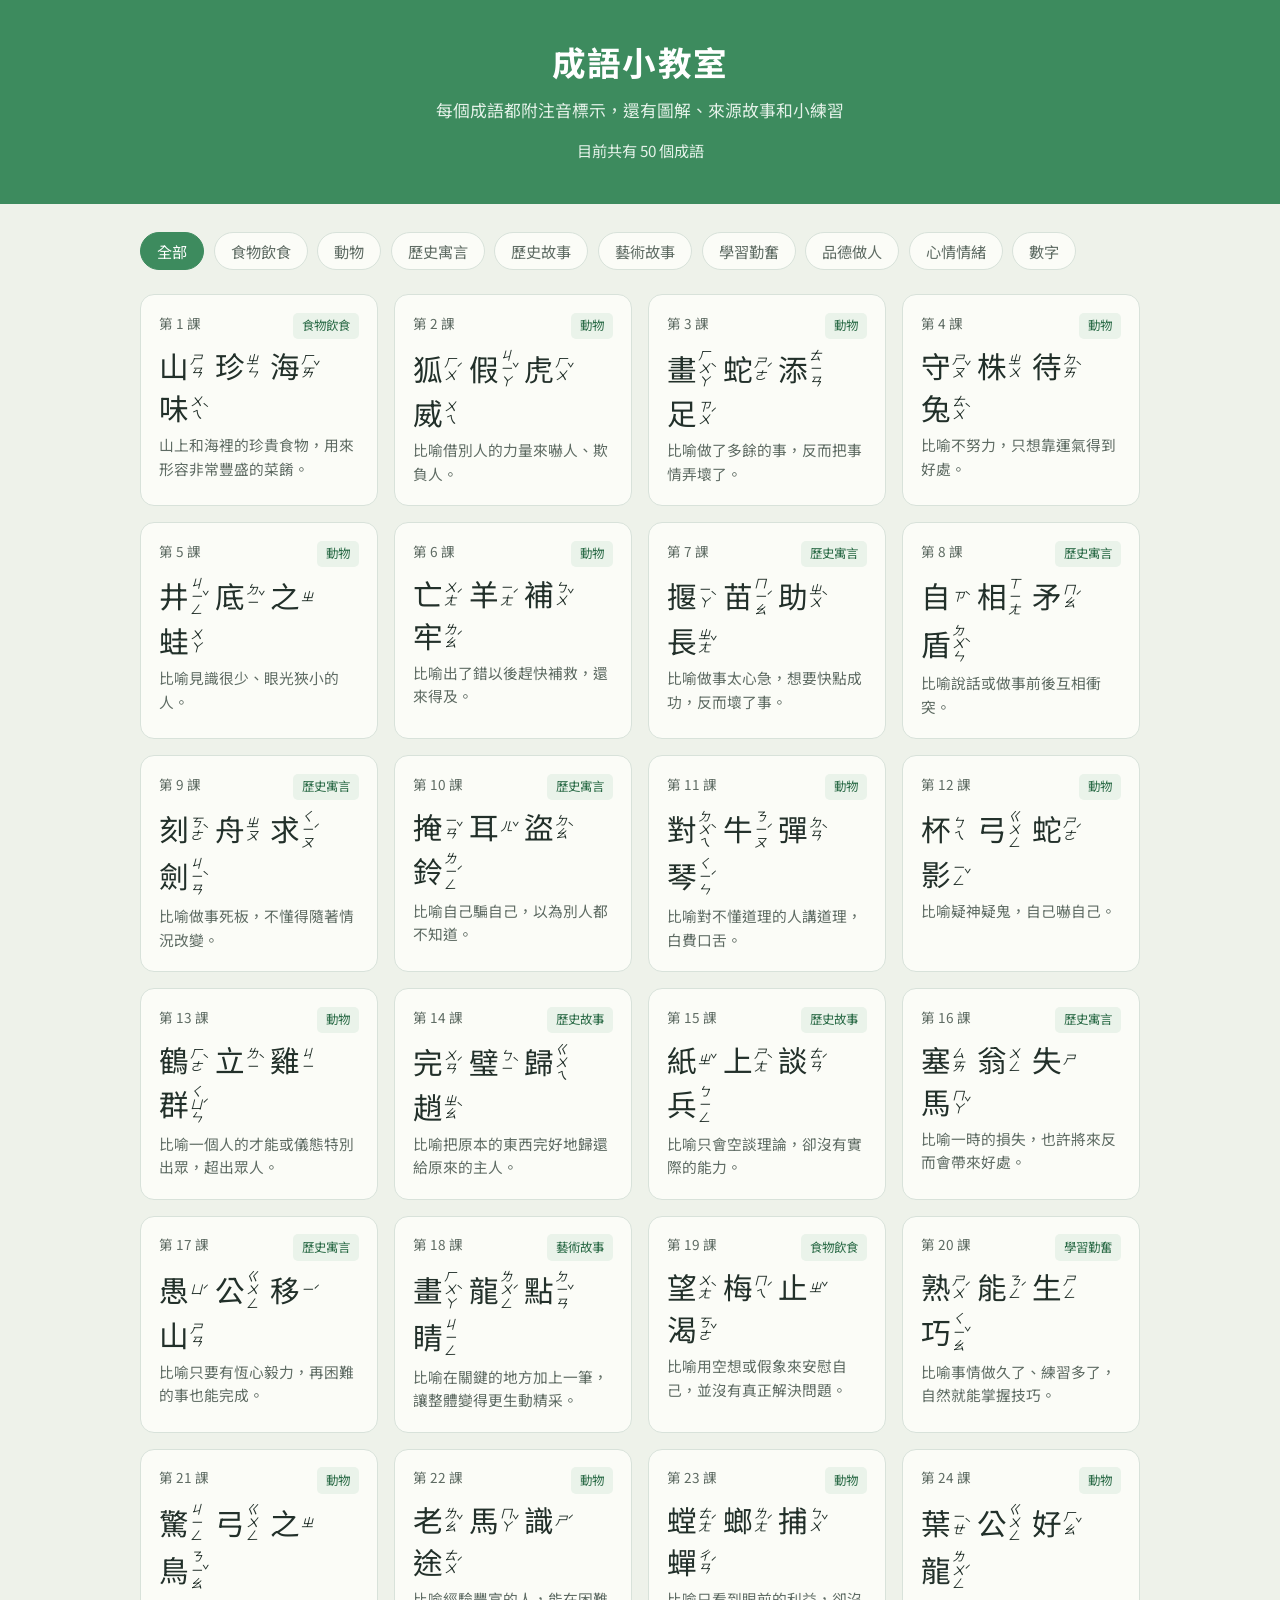
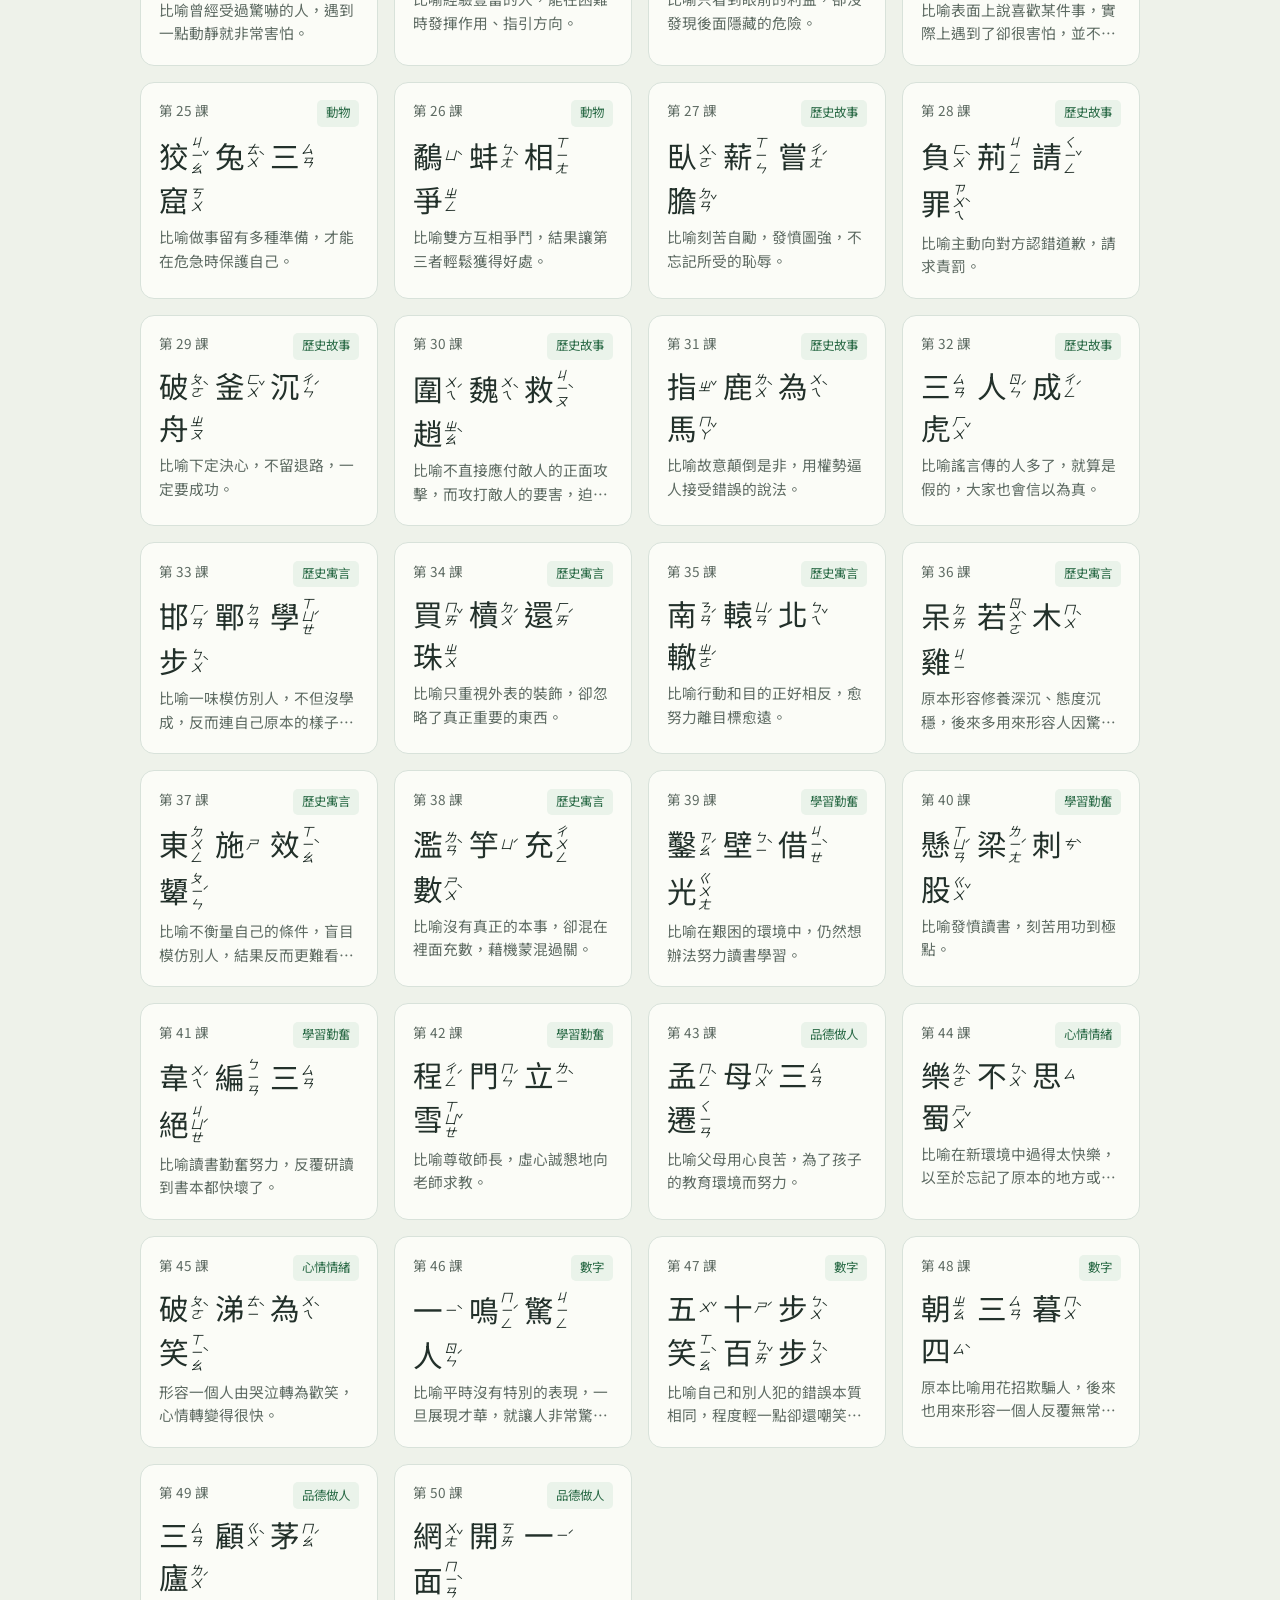
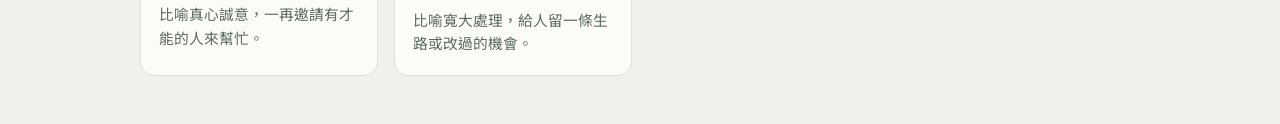
<file: index.html>
<!DOCTYPE html>
<html lang="zh-Hant-TW">
<head>
<meta charset="utf-8">
<meta name="viewport" content="width=device-width, initial-scale=1">
<title>成語小教室</title>
<meta name="description" content="國小成語練習，附注音標示、字義圖解、成語來源與小練習。">
<link rel="preconnect" href="https://fonts.googleapis.com">
<link rel="preconnect" href="https://fonts.gstatic.com" crossorigin>
<link href="https://fonts.googleapis.com/css2?family=Noto+Sans+TC:wght@400;500;700&display=swap" rel="stylesheet">
<link rel="stylesheet" href="style.css">
</head>
<body>

<header class="site-header">
  <h1>成語小教室</h1>
  <p>每個成語都附注音標示，還有圖解、來源故事和小練習</p>
  <div id="count" style="margin-top:.9rem;font-size:.95rem;color:#E4F1E8"></div>
</header>

<div class="wrap">
  <div class="filters" id="filters"></div>
  <div class="gallery" id="gallery"></div>
</div>

<script src="idioms.js"></script>
<script src="zhuyin.js"></script>
<script>
const gallery = document.getElementById('gallery');
const filters = document.getElementById('filters');
const countEl = document.getElementById('count');
const cats = ['全部', ...new Set(IDIOMS.map(d => d.cat))];
let active = '全部';

countEl.textContent = '目前共有 ' + IDIOMS.length + ' 個成語';

function renderFilters() {
  filters.innerHTML = cats.map(c =>
    '<button class="chip' + (c === active ? ' on' : '') + '" data-c="' + c + '">' + c + '</button>'
  ).join('');
  filters.querySelectorAll('.chip').forEach(b => b.addEventListener('click', () => {
    active = b.dataset.c;
    renderFilters();
    renderGallery();
  }));
}

function renderGallery() {
  const list = IDIOMS.filter(d => active === '全部' || d.cat === active);
  gallery.innerHTML = list.map((d) => {
    const idx = IDIOMS.indexOf(d) + 1;
    return '<a class="tile" href="idiom.html?id=' + d.id + '">' +
      '<div class="tile-top"><span class="num">第 ' + idx + ' 課</span><span class="tag">' + d.cat + '</span></div>' +
      zyLine(d.word) +
      '<div class="mean">' + d.meaning[0] + '</div>' +
      '</a>';
  }).join('');
}

renderFilters();
renderGallery();
</script>

</body>
</html>
</file>
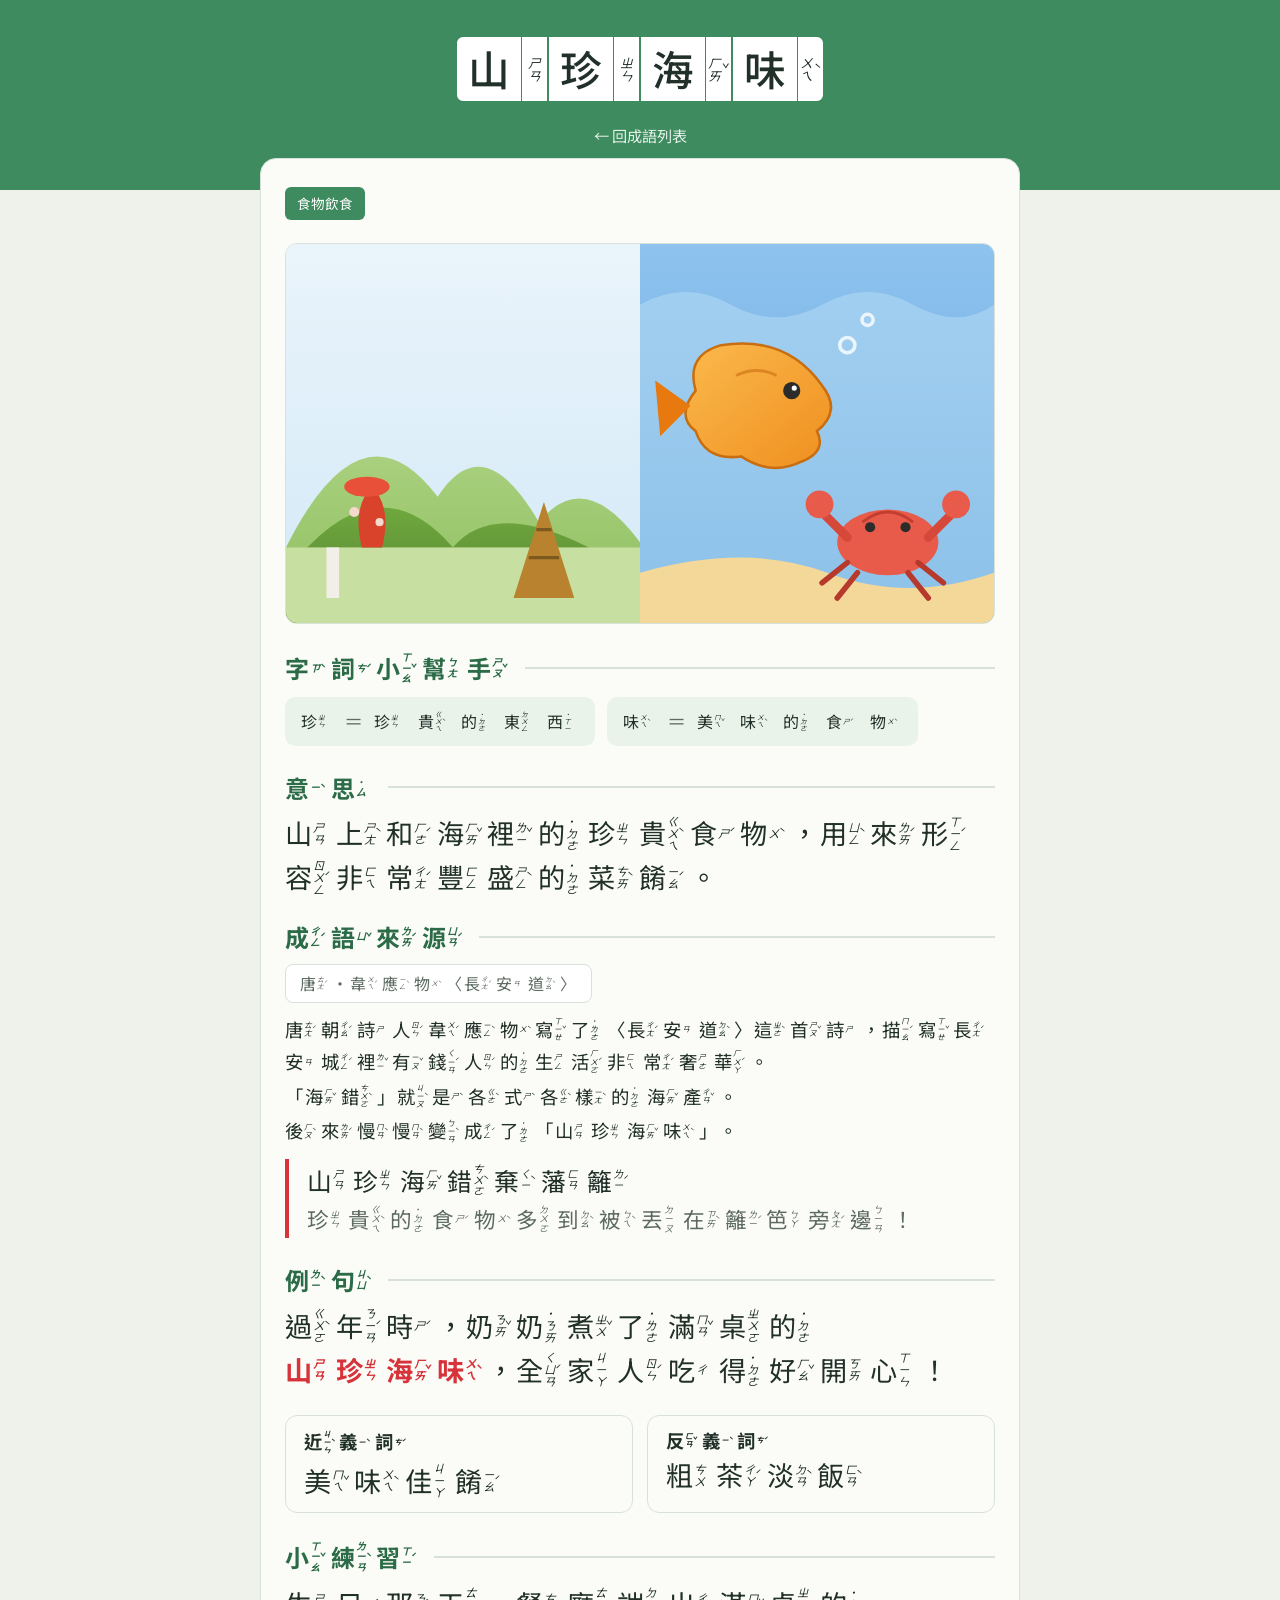
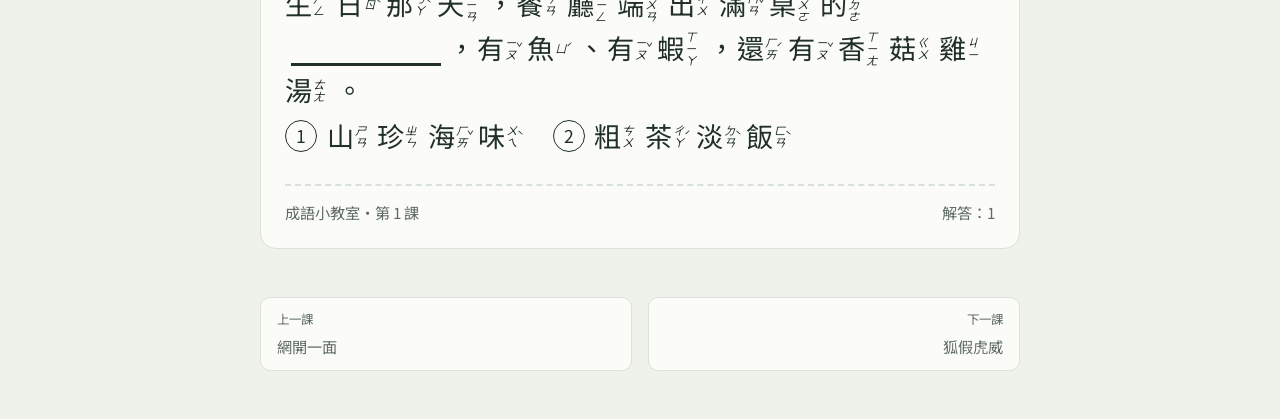
<file: idiom.html>
<!DOCTYPE html>
<html lang="zh-Hant-TW">
<head>
<meta charset="utf-8">
<meta name="viewport" content="width=device-width, initial-scale=1">
<title>成語小教室</title>
<link rel="preconnect" href="https://fonts.googleapis.com">
<link rel="preconnect" href="https://fonts.gstatic.com" crossorigin>
<link href="https://fonts.googleapis.com/css2?family=Noto+Sans+TC:wght@400;500;700&display=swap" rel="stylesheet">
<link rel="stylesheet" href="style.css">
</head>
<body>

<header class="site-header">
  <div id="hd-title"></div>
  <a class="back-link" href="index.html">← 回成語列表</a>
</header>

<div id="card-slot"></div>
<div class="nav-links" id="nav-slot"></div>

<script src="idioms.js"></script>
<script src="zhuyin.js"></script>
<script>
const params = new URLSearchParams(location.search);
const id = params.get('id');
const idx0 = IDIOMS.findIndex(x => x.id === id);
const d = idx0 >= 0 ? IDIOMS[idx0] : IDIOMS[0];
const idx = (idx0 >= 0 ? idx0 : 0) + 1;
document.title = d.word[0] + '｜成語小教室';

document.getElementById('hd-title').innerHTML = zyGridTitle(d.word).replace('class="grid"', 'class="grid" style="margin:0 auto;display:inline-flex;background:#fff"');

const hd = (t, z) => '<div class="hd">' + zyLine([t, z]) + '</div>';
const Z = {};
IDIOMS.forEach(x => { Z[x.word[0]] = x.word[1]; x.syn.concat(x.ant).forEach(s => Z[s[0]] = s[1]); });

let h = '<div class="card-top"><span class="tag">' + d.cat + '</span></div>';
h += '<div class="art">' + d.art + '</div>';

h += '<div class="sec">' + hd('字詞小幫手', 'ㄗˋ ㄘˊ ㄒㄧㄠˇ ㄅㄤ ㄕㄡˇ') +
  '<div class="keys">' + d.keys.map(k =>
    '<div class="key">' + zyInline(k.k) + '<span class="eq">＝</span>' + zyInline(k.v) + '</div>'
  ).join('') + '</div></div>';

h += '<div class="sec">' + hd('意思', 'ㄧˋ ㄙ˙') + zyLine(d.meaning) + '</div>';

const s = d.source;
h += '<div class="sec">' + hd('成語來源', 'ㄔㄥˊ ㄩˇ ㄌㄞˊ ㄩㄢˊ') +
  '<div class="book">' + zyInline(s.book) + '</div>' +
  '<div class="story">' + s.story.map(p => '<p class="zl" style="font-size:1.15rem">' + zyInline(p) + '</p>').join('') + '</div>' +
  (s.quote ? '<div class="quote">' + zyLine(s.quote, 'q') + zyLine(s.quoteNote, 'n') + '</div>' : '') +
  '</div>';

h += '<div class="sec">' + hd('例句', 'ㄌㄧˋ ㄐㄩˋ') +
  '<div class="zl">' + d.example.map(p => p[2] ? '<span class="tk hl">' + zyInline(p) + '</span>' : zyInline(p)).join('') + '</div></div>';

const rel = (lab, z, arr) => '<div class="box"><div class="lab zl" style="font-size:1.15rem">' + zyInline([lab, z]) + '</div>' +
  (arr.length ? arr.map(a => zyLine(a)).join('') : '<div class="empty">—</div>') + '</div>';
h += '<div class="sec pair">' + rel('近義詞', 'ㄐㄧㄣˋ ㄧˋ ㄘˊ', d.syn) + rel('反義詞', 'ㄈㄢˇ ㄧˋ ㄘˊ', d.ant) + '</div>';

const q = d.quiz;
h += '<div class="sec">' + hd('小練習', 'ㄒㄧㄠˇ ㄌㄧㄢˋ ㄒㄧˊ') +
  '<div class="zl">' + zyInline(q.before) + '<span class="blank"></span>' + zyInline(q.after) + '</div>' +
  '<div class="opts">' + q.options.map((o, i) =>
    '<div class="opt"><span class="num-badge">' + (i + 1) + '</span>' + zyLine([o, Z[o]]) + '</div>'
  ).join('') + '</div></div>';

h += '<div class="foot"><span>成語小教室・第 ' + idx + ' 課</span><span>解答：' + (q.options.indexOf(q.answer) + 1) + '</span></div>';

document.getElementById('card-slot').innerHTML = '<div class="card">' + h + '</div>';

const prev = IDIOMS[(idx - 2 + IDIOMS.length) % IDIOMS.length];
const next = IDIOMS[idx % IDIOMS.length];
document.getElementById('nav-slot').innerHTML =
  '<a class="prev" href="idiom.html?id=' + prev.id + '"><span class="lab">上一課</span>' + prev.word[0] + '</a>' +
  '<a class="next" href="idiom.html?id=' + next.id + '"><span class="lab">下一課</span>' + next.word[0] + '</a>';
</script>

</body>
</html>
</file>
<file: style.css>
:root{
  --paper:#FBFCF7;
  --page-bg:#EEF2EA;
  --green:#3D8B5E;
  --green-dark:#2B6B47;
  --green-soft:#EAF3EA;
  --ink:#22302A;
  --muted:#5E6B63;
  --red:#D6333A;
  --line:#D8E2DA;
  --card-max:760px;
}
*{box-sizing:border-box}
html,body{margin:0;padding:0}
body{
  background:var(--page-bg);
  font-family:"Noto Sans TC","Noto Sans CJK TC",sans-serif;
  color:var(--ink);
  line-height:1.6;
}
a{color:inherit}
img{max-width:100%}

/* ---------- 注音排版 ---------- */
.zl{display:flex;flex-wrap:wrap;align-items:center;row-gap:8px;font-size:1.7rem;line-height:1.15}
.tk{display:inline-flex;align-items:center;white-space:nowrap}
.zc{display:inline-flex;align-items:center;margin-right:3px}
.col{display:flex;flex-direction:column;align-items:center;font-size:.42em;line-height:1.05;margin-left:1px}
.tn{font-size:.42em;width:.75em}
.pu{margin-right:2px}

/* ---------- 站頭 ---------- */
.site-header{
  background:var(--green);
  color:#fff;
  padding:2.2rem 1.25rem 2.6rem;
  text-align:center;
}
.site-header h1{
  font-size:2.1rem;
  font-weight:700;
  margin:0 0 .5rem;
  letter-spacing:.04em;
}
.site-header p{
  margin:0;
  font-size:1.05rem;
  color:#E4F1E8;
}
.site-header .zl{justify-content:center;color:#fff;font-size:2.1rem}
.site-header .zl .tn,.site-header .zl .col{color:#E4F1E8}

.wrap{max-width:1040px;margin:0 auto;padding:0 1.25rem}

/* ---------- 分類篩選 ---------- */
.filters{
  display:flex;
  flex-wrap:wrap;
  gap:.6rem;
  margin:1.75rem 0 1.5rem;
}
.chip{
  border:1.5px solid var(--line);
  background:var(--paper);
  color:var(--muted);
  font-size:.95rem;
  padding:.45rem 1rem;
  border-radius:999px;
  cursor:pointer;
  font-family:inherit;
}
.chip.on{
  background:var(--green);
  border-color:var(--green);
  color:#fff;
}

/* ---------- 首頁卡片網格 ---------- */
.gallery{
  display:grid;
  grid-template-columns:repeat(auto-fill,minmax(220px,1fr));
  gap:1rem;
  margin-bottom:3rem;
}
.tile{
  display:block;
  background:var(--paper);
  border:1.5px solid var(--line);
  border-radius:14px;
  padding:1.1rem 1.15rem 1.25rem;
  text-decoration:none;
  transition:border-color .15s ease, transform .15s ease;
}
.tile:hover{border-color:var(--green);transform:translateY(-2px)}
.tile .tile-top{display:flex;justify-content:space-between;align-items:flex-start;margin-bottom:.6rem}
.tile .num{font-size:.85rem;color:var(--muted)}
.tile .tag{
  background:var(--green-soft);
  color:var(--green-dark);
  font-size:.78rem;
  padding:.2rem .55rem;
  border-radius:5px;
  white-space:nowrap;
}
.tile .zl{font-size:1.85rem;margin-bottom:.5rem}
.tile .mean{
  font-size:.92rem;
  color:var(--muted);
  display:-webkit-box;
  -webkit-line-clamp:2;
  -webkit-box-orient:vertical;
  overflow:hidden;
}

/* ---------- 詳細頁卡片 ---------- */
.card{
  max-width:var(--card-max);
  margin:-2rem auto 3rem;
  background:var(--paper);
  border-radius:16px;
  padding:1.75rem 1.5rem 1.5rem;
  border:1.5px solid var(--line);
}
.card-top{display:flex;justify-content:space-between;align-items:flex-start;gap:.75rem;margin-bottom:1.4rem;flex-wrap:wrap}
.tag{
  background:var(--green);
  color:#fff;
  font-size:.85rem;
  padding:.35rem .75rem;
  border-radius:6px;
  white-space:nowrap;
  flex-shrink:0;
}
.grid{display:flex;border:2.5px solid var(--green);border-radius:8px;overflow:hidden;color:var(--ink)}
.gu{display:flex;border-right:2.5px solid var(--green)}
.gu:last-child{border-right:none}
.gc{
  width:64px;height:64px;
  display:flex;align-items:center;justify-content:center;
  font-size:2.6rem;font-weight:500;line-height:1;
}
.gz{
  width:26px;border-left:1.5px solid var(--green);
  display:flex;align-items:center;justify-content:center;
  font-size:.8rem;line-height:1.05;
}
.gz .c{display:flex;flex-direction:column;align-items:center}
.gz .t{font-size:.8rem;margin-left:1px}

.art{margin:0 0 1.6rem;border-radius:12px;overflow:hidden;border:1.5px solid var(--line);background:#fff}
.art svg{display:block;width:100%;height:auto}

/* ---------- 輕量插圖動畫（純 CSS，不增加圖檔大小） ---------- */
.art .a-bob{animation:aBob 2.6s ease-in-out infinite;transform-origin:center}
.art .a-bubble{animation:aBubble 2.4s ease-in infinite}
.art .a-bubble:nth-child(2){animation-delay:.6s}
.art .a-wag{animation:aWag 1.6s ease-in-out infinite}
.art .a-blink{animation:aBlink 3.2s steps(1) infinite}
@keyframes aBob{0%,100%{transform:translateY(0)}50%{transform:translateY(-5px)}}
@keyframes aBubble{0%{transform:translateY(0);opacity:.9}100%{transform:translateY(-16px);opacity:0}}
@keyframes aWag{0%,100%{transform:rotate(-5deg)}50%{transform:rotate(5deg)}}
@keyframes aBlink{0%,92%,100%{opacity:1}96%{opacity:0}}
.art .a-glow{animation:aGlow 1.8s ease-in-out infinite;transform-origin:center}
.art .a-sway{animation:aSway 2.8s ease-in-out infinite;transform-origin:bottom}
@keyframes aGlow{0%,100%{opacity:.55;transform:scale(1)}50%{opacity:1;transform:scale(1.25)}}
@keyframes aSway{0%,100%{transform:rotate(-4deg)}50%{transform:rotate(4deg)}}
@media (prefers-reduced-motion: reduce){
  .art .a-bob,.art .a-bubble,.art .a-wag,.art .a-blink,.art .a-glow,.art .a-sway{animation:none}
}

.sec{margin-top:1.75rem}
.hd{display:flex;align-items:center;gap:.75rem;margin-bottom:.85rem;color:var(--green-dark);font-weight:700}
.hd .zl{font-size:1.5rem}
.hd::after{content:"";flex:1;height:2px;background:var(--line)}

.keys{display:flex;gap:.75rem;flex-wrap:wrap}
.key{display:flex;align-items:center;gap:.7rem;background:var(--green-soft);border-radius:10px;padding:.55rem 1rem}
.key .k{font-weight:700;color:var(--green-dark)}
.eq{font-size:1.2rem;color:var(--muted)}

.book{
  display:inline-flex;background:#fff;border:1.5px solid var(--line);
  border-radius:8px;padding:.35rem .85rem;margin-bottom:.9rem;color:var(--muted);
}
.story p{margin:0 0 .65rem}
.quote{border-left:4px solid var(--red);padding:.3rem 0 .3rem 1.1rem;margin:1rem 0 .3rem}
.quote .zl.q{font-size:1.55rem;margin-bottom:.5rem}
.quote .zl.n{color:var(--muted);font-size:1.35rem}
.hl{color:var(--red);font-weight:700}

.pair{display:grid;grid-template-columns:1fr 1fr;gap:.9rem}
.box{border:1.5px solid var(--line);border-radius:12px;padding:.85rem 1.1rem}
.box .lab{margin-bottom:.5rem;font-weight:700}
.empty{color:var(--muted);font-size:1.1rem}

.blank{display:inline-block;width:150px;height:2.2rem;border-bottom:3px solid var(--ink);margin:0 .4rem;vertical-align:bottom}
.opts{display:flex;gap:1.5rem;margin-top:.9rem;flex-wrap:wrap}
.opt{display:flex;align-items:center;gap:.6rem}
.num-badge{
  width:2rem;height:2rem;border:1.5px solid var(--ink);border-radius:50%;
  display:flex;align-items:center;justify-content:center;font-size:1.1rem;flex-shrink:0;
}

.foot{
  margin-top:2rem;padding-top:.9rem;border-top:2px dashed var(--line);
  display:flex;justify-content:space-between;flex-wrap:wrap;gap:.5rem;
  font-size:.95rem;color:var(--muted);
}

.nav-links{display:flex;justify-content:space-between;max-width:var(--card-max);margin:0 auto 3rem;gap:1rem}
.nav-links a{
  flex:1;
  border:1.5px solid var(--line);
  background:var(--paper);
  border-radius:10px;
  padding:.75rem 1rem;
  text-decoration:none;
  font-size:.95rem;
  color:var(--muted);
}
.nav-links a.next{text-align:right}
.nav-links a:hover{border-color:var(--green);color:var(--ink)}
.nav-links a .lab{display:block;font-size:.78rem;margin-bottom:.2rem}

.back-link{
  display:inline-block;
  margin:1.25rem auto 0;
  color:#E4F1E8;
  text-decoration:none;
  font-size:.95rem;
}

@media (max-width:600px){
  .site-header{padding:1.75rem 1rem 2.4rem}
  .site-header h1{font-size:1.6rem}
  .site-header .zl{font-size:1.7rem}
  .card{padding:1.25rem 1rem 1.25rem;border-radius:12px}
  .zl{font-size:1.4rem}
  .gc{width:50px;height:50px;font-size:2rem}
  .gz{width:22px;font-size:.68rem}
  .hd .zl{font-size:1.25rem}
  .pair{grid-template-columns:1fr}
  .quote .zl.q{font-size:1.3rem}
  .quote .zl.n{font-size:1.1rem}
}
</file>
